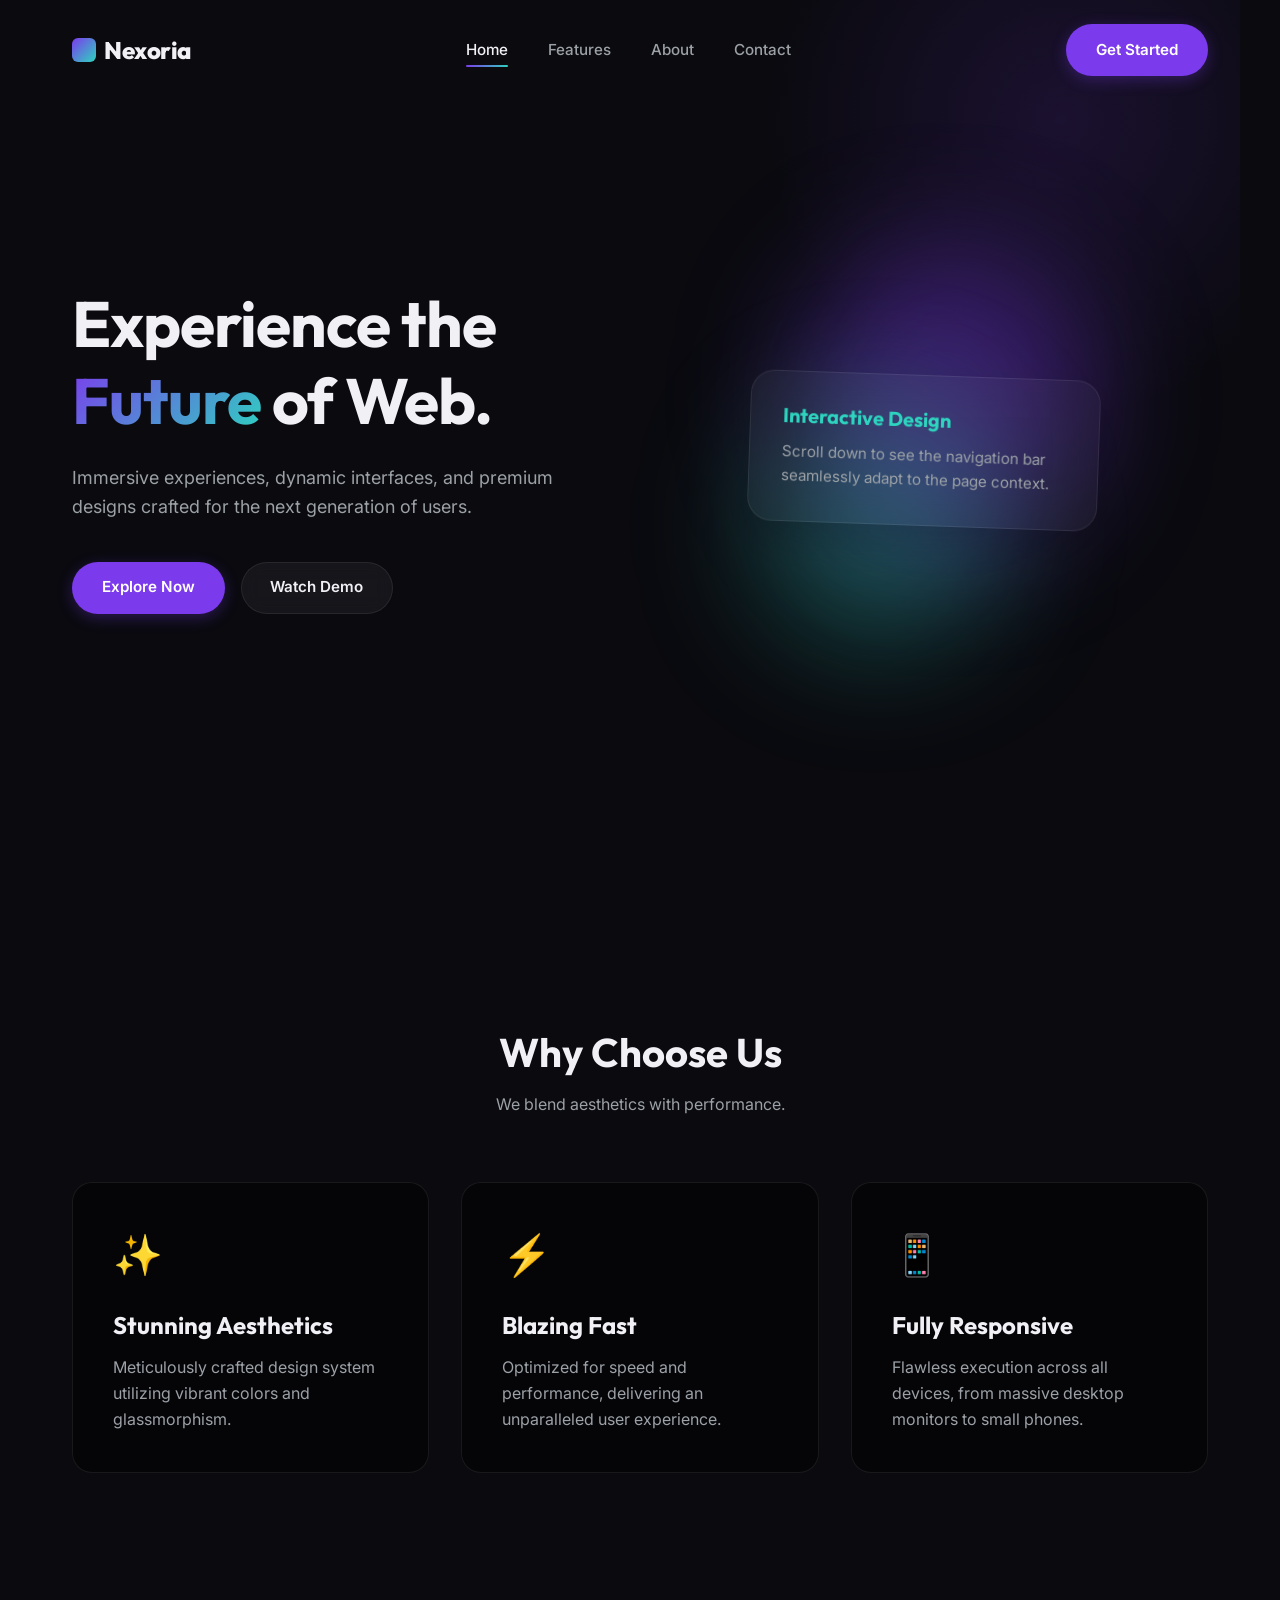
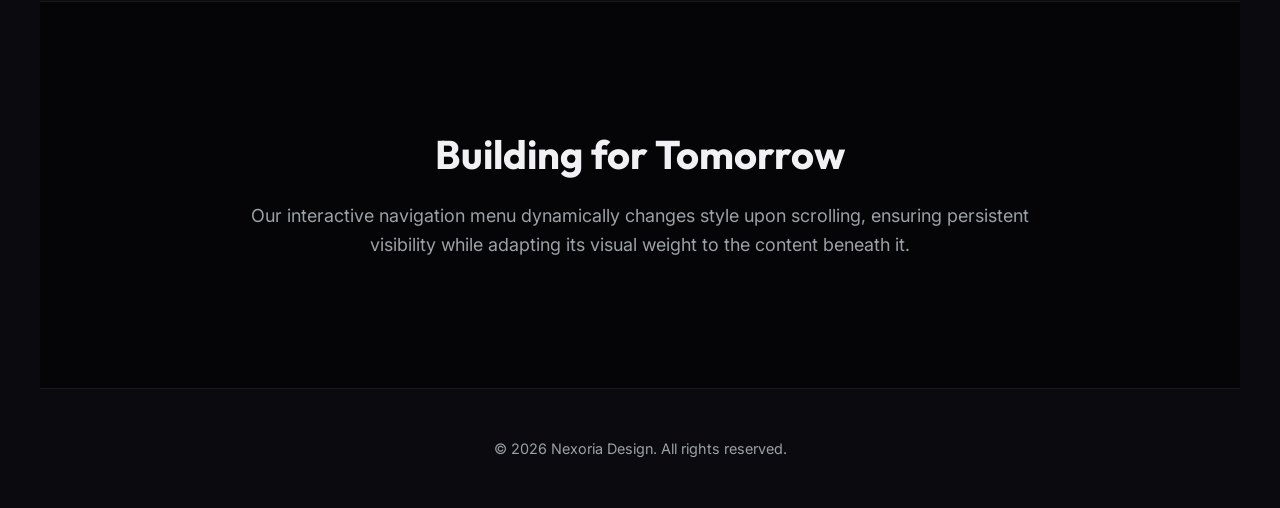
<file: navigation-menu/index.html>
<!DOCTYPE html>
<html lang="en">
<head>
    <meta charset="UTF-8">
    <meta name="viewport" content="width=device-width, initial-scale=1.0">
    <title>Nexoria | Next-Gen Solutions</title>
    <meta name="description" content="A premium responsive landing page featuring an interactive navigation menu.">
    <link href="https://fonts.googleapis.com/css2?family=Outfit:wght@300;400;600;800&family=Inter:wght@400;500;600&display=swap" rel="stylesheet">
    <link rel="stylesheet" href="style.css">
</head>
<body>

    <!-- Interactive Navigation Menu -->
    <nav id="navbar">
        <div class="nav-container">
            <a href="#" class="logo">
                <span class="logo-icon"></span>
                Nexoria
            </a>
            <ul class="nav-links">
                <li><a href="#home" class="nav-link active">Home</a></li>
                <li><a href="#features" class="nav-link">Features</a></li>
                <li><a href="#about" class="nav-link">About</a></li>
                <li><a href="#contact" class="nav-link">Contact</a></li>
            </ul>
            <a href="#cta" class="btn-primary nav-btn">Get Started</a>
            
            <!-- Mobile Menu Toggle -->
            <div class="mobile-toggle" id="mobile-toggle">
                <span></span>
                <span></span>
                <span></span>
            </div>
        </div>
    </nav>

    <!-- Hero Section -->
    <header id="home" class="hero">
        <div class="hero-content">
            <h1 class="hero-title">Experience the <span>Future</span> of Web.</h1>
            <p class="hero-subtitle">Immersive experiences, dynamic interfaces, and premium designs crafted for the next generation of users.</p>
            <div class="hero-actions">
                <a href="#explore" class="btn-primary">Explore Now</a>
                <a href="#demo" class="btn-secondary">Watch Demo</a>
            </div>
        </div>
        <div class="hero-visual">
            <div class="orb orb-1"></div>
            <div class="orb orb-2"></div>
            <div class="glass-card">
                <div class="card-content">
                    <h3>Interactive Design</h3>
                    <p>Scroll down to see the navigation bar seamlessly adapt to the page context.</p>
                </div>
            </div>
        </div>
    </header>

    <!-- Features Section to enable scrolling -->
    <section id="features" class="features">
        <div class="section-header">
            <h2>Why Choose Us</h2>
            <p>We blend aesthetics with performance.</p>
        </div>
        <div class="features-grid">
            <div class="feature-card">
                <div class="icon">✨</div>
                <h3>Stunning Aesthetics</h3>
                <p>Meticulously crafted design system utilizing vibrant colors and glassmorphism.</p>
            </div>
            <div class="feature-card">
                <div class="icon">⚡</div>
                <h3>Blazing Fast</h3>
                <p>Optimized for speed and performance, delivering an unparalleled user experience.</p>
            </div>
            <div class="feature-card">
                <div class="icon">📱</div>
                <h3>Fully Responsive</h3>
                <p>Flawless execution across all devices, from massive desktop monitors to small phones.</p>
            </div>
        </div>
    </section>

    <!-- Content section for more scrolling space -->
    <section id="about" class="about">
        <div class="about-content">
            <h2>Building for Tomorrow</h2>
            <p>Our interactive navigation menu dynamically changes style upon scrolling, ensuring persistent visibility while adapting its visual weight to the content beneath it.</p>
        </div>
    </section>
    
    <footer id="contact">
        <p>&copy; 2026 Nexoria Design. All rights reserved.</p>
    </footer>

    <script src="script.js"></script>
</body>
</html>
</file>
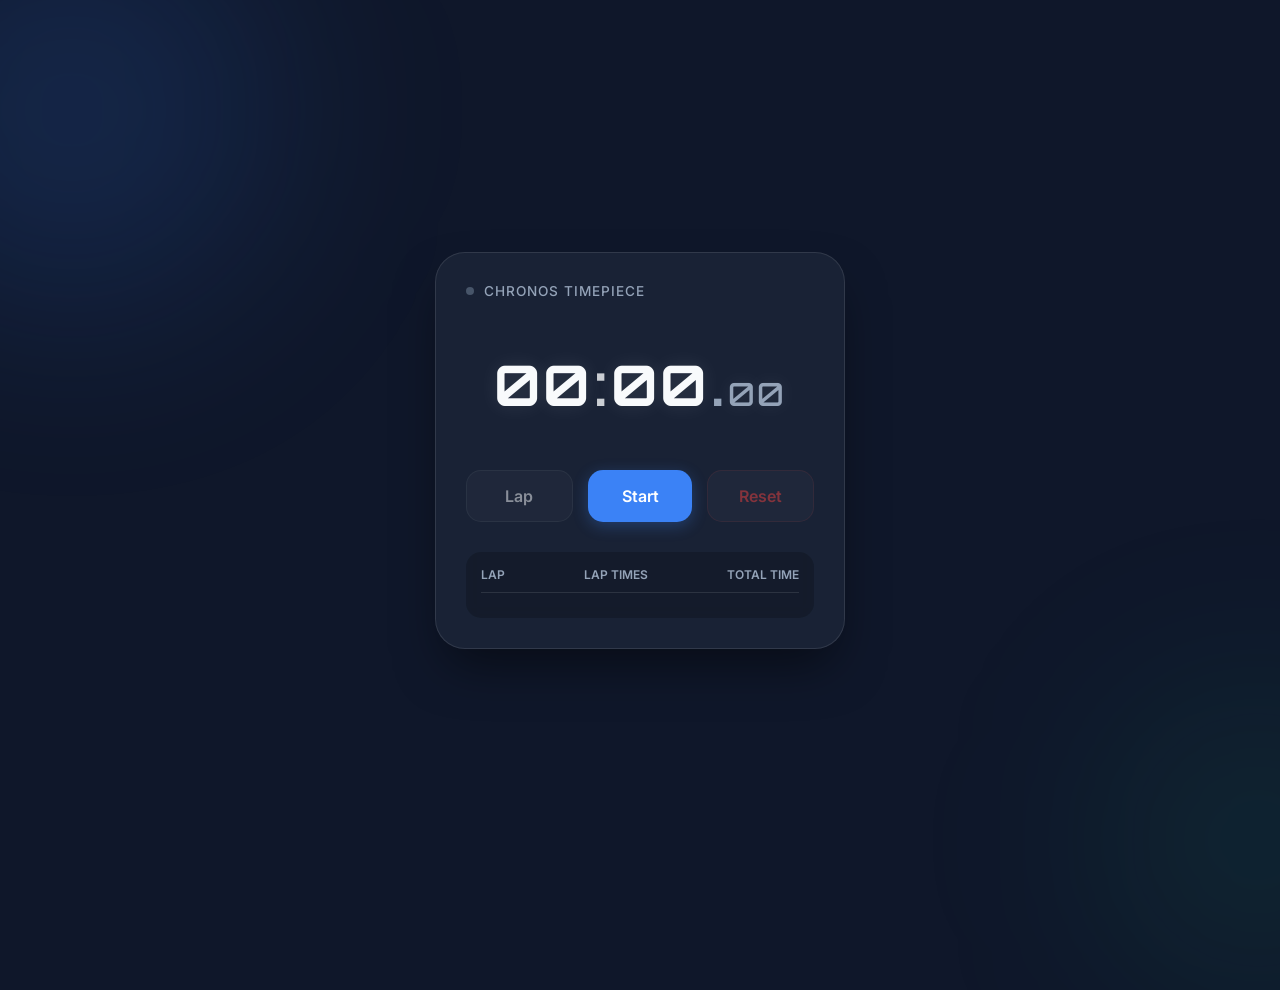
<file: stopwatch/index.html>
<!DOCTYPE html>
<html lang="en">
<head>
    <meta charset="UTF-8">
    <meta name="viewport" content="width=device-width, initial-scale=1.0">
    <title>Premium Stopwatch | Chronos</title>
    <link rel="stylesheet" href="style.css">
    <link href="https://fonts.googleapis.com/css2?family=Orbitron:wght@400;500;700;900&family=Inter:wght@400;500;600&display=swap" rel="stylesheet">
</head>
<body>
    <div class="app-container">
        <!-- Background Effects -->
        <div class="bg-shape shape-1"></div>
        <div class="bg-shape shape-2"></div>

        <div class="stopwatch-card">
            <div class="stopwatch-header">
                <div class="status-dot"></div>
                <span>Chronos Timepiece</span>
            </div>

            <div class="time-display" id="display">
                <span id="minutes">00</span><span class="colon">:</span><span id="seconds">00</span><span class="dot">.</span><span id="milliseconds">00</span>
            </div>

            <div class="controls">
                <button class="btn btn-secondary" id="lapBtn" disabled>Lap</button>
                <button class="btn btn-primary" id="startStopBtn">
                    <span class="btn-text">Start</span>
                </button>
                <button class="btn btn-danger" id="resetBtn" disabled>Reset</button>
            </div>

            <div class="laps-container">
                <div class="laps-header">
                    <span>Lap</span>
                    <span>Lap Times</span>
                    <span>Total Time</span>
                </div>
                <ul id="lapsList" class="laps-list">
                    <!-- Laps will be dynamically inserted here -->
                </ul>
            </div>
        </div>
    </div>

    <script src="script.js"></script>
</body>
</html>
</file>
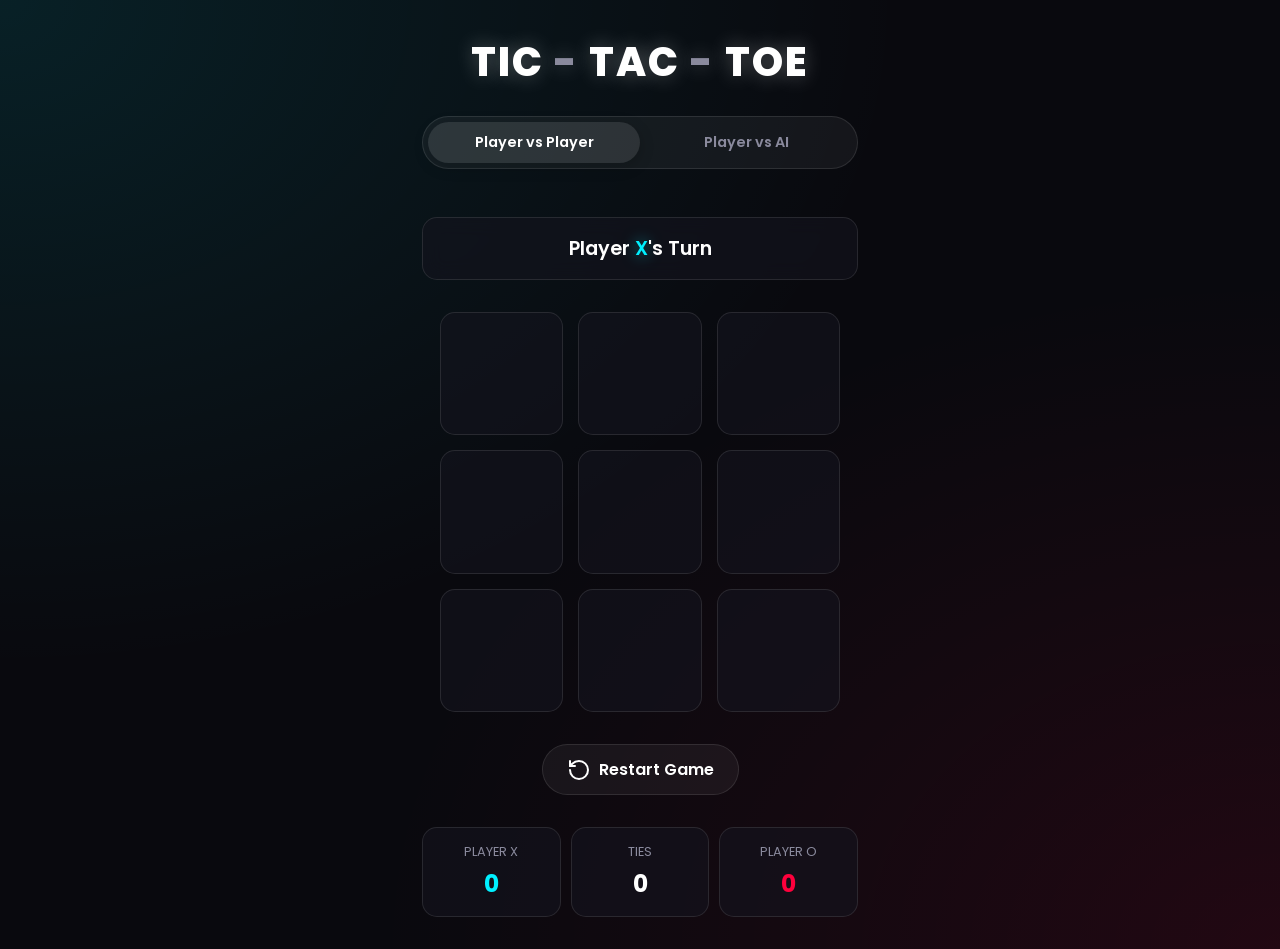
<file: tic-tac-toe/index.html>
<!DOCTYPE html>
<html lang="en">
<head>
    <meta charset="UTF-8">
    <meta name="viewport" content="width=device-width, initial-scale=1.0">
    <title>Neon Tic-Tac-Toe</title>
    <link rel="stylesheet" href="style.css">
    <link href="https://fonts.googleapis.com/css2?family=Poppins:wght@400;600;800&display=swap" rel="stylesheet">
</head>
<body>

    <div class="game-container">
        <header>
            <h1 class="glow-text">TIC <span class="accent">-</span> TAC <span class="accent">-</span> TOE</h1>
            
            <div class="mode-selector">
                <button class="mode-btn active" id="btn-pvp" data-mode="pvp">Player vs Player</button>
                <button class="mode-btn" id="btn-pva" data-mode="pva">Player vs AI</button>
            </div>
            
            <div class="difficulty-selector hidden" id="difficulty-container">
                <span class="diff-label">AI Level:</span>
                <button class="diff-btn active" data-level="easy">Easy</button>
                <button class="diff-btn" data-level="hard">Unbeatable</button>
            </div>
        </header>

        <div class="status-panel">
            <h2 id="status-text">Player <span class="player-x">X</span>'s Turn</h2>
        </div>

        <div class="board" id="board">
            <div class="cell" data-index="0"></div>
            <div class="cell" data-index="1"></div>
            <div class="cell" data-index="2"></div>
            <div class="cell" data-index="3"></div>
            <div class="cell" data-index="4"></div>
            <div class="cell" data-index="5"></div>
            <div class="cell" data-index="6"></div>
            <div class="cell" data-index="7"></div>
            <div class="cell" data-index="8"></div>
        </div>

        <div class="controls">
            <button class="reset-btn" id="reset-btn">
                <svg width="24" height="24" viewBox="0 0 24 24" fill="none" stroke="currentColor" stroke-width="2" stroke-linecap="round" stroke-linejoin="round"><path d="M3 12a9 9 0 1 0 9-9 9.75 9.75 0 0 0-6.74 2.74L3 8"/><path d="M3 3v5h5"/></svg>
                Restart Game
            </button>
        </div>

        <!-- Scoreboard -->
        <div class="scoreboard">
            <div class="score-card x-score">
                <span>Player X</span>
                <strong id="score-x">0</strong>
            </div>
            <div class="score-card ties">
                <span>Ties</span>
                <strong id="score-ties">0</strong>
            </div>
            <div class="score-card o-score">
                <span>Player O</span>
                <strong id="score-o">0</strong>
            </div>
        </div>
    </div>

    <!-- Win Modal -->
    <div class="modal-overlay" id="modal">
        <div class="modal-content glass">
            <h2 id="modal-msg" class="glow-text">Player X Wins!</h2>
            <button class="modal-btn" id="modal-close">Play Again</button>
        </div>
    </div>

    <script src="script.js"></script>
</body>
</html>
</file>
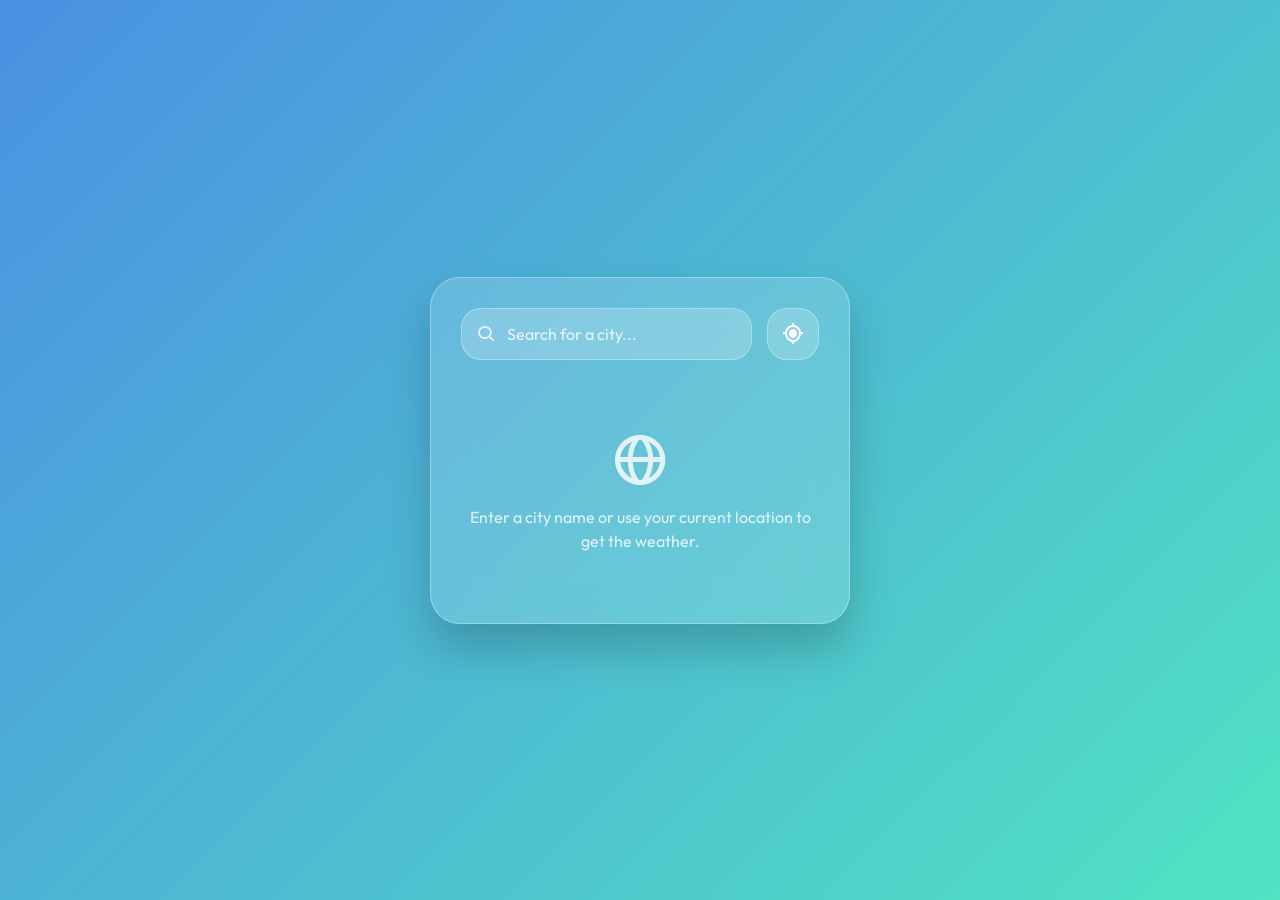
<file: Weather App/index.html>
<!DOCTYPE html>
<html lang="en">
<head>
    <meta charset="UTF-8">
    <meta name="viewport" content="width=device-width, initial-scale=1.0">
    <title>Weather App</title>
    <link href="https://unpkg.com/boxicons@2.1.4/css/boxicons.min.css" rel="stylesheet">
    <link rel="stylesheet" href="style.css">
    <link href="https://fonts.googleapis.com/css2?family=Outfit:wght@300;400;500;600;700&display=swap" rel="stylesheet">
</head>
<body>
    <div class="app-wrap">
        <div class="background-overlay" id="bg-overlay"></div>
        <main>
            <div class="weather-app">
                <header>
                    <div class="search-box">
                        <i class='bx bx-search search-icon'></i>
                        <input type="text" autocomplete="off" class="search-bar" placeholder="Search for a city..." id="search-input">
                    </div>
                    <button class="location-btn" id="location-btn" title="Get Current Location">
                        <i class='bx bx-current-location'></i>
                    </button>
                </header>

                <div class="weather-content hidden" id="weather-content">
                    <div class="location">
                        <div class="city" id="city-name">Loading...</div>
                        <div class="date" id="date">--</div>
                    </div>

                    <div class="current">
                        <div class="weather-icon-container">
                            <i class='bx bx-cloud' id="weather-icon"></i>
                        </div>
                        <div class="temp"><span id="temperature">--</span><span>°c</span></div>
                        <div class="weather" id="weather-desc">--</div>
                        <div class="hi-low"><span id="temp-min">--</span>°c / <span id="temp-max">--</span>°c</div>
                    </div>

                    <div class="details-grid">
                        <div class="detail-card">
                            <i class='bx bx-droplet'></i>
                            <div class="detail-info">
                                <span class="label">Humidity</span>
                                <span class="value" id="humidity">--%</span>
                            </div>
                        </div>
                        <div class="detail-card">
                            <i class='bx bx-wind'></i>
                            <div class="detail-info">
                                <span class="label">Wind</span>
                                <span class="value" id="wind-speed">-- km/h</span>
                            </div>
                        </div>
                        <div class="detail-card">
                            <i class='bx bxs-thermometer'></i>
                            <div class="detail-info">
                                <span class="label">Feels Like</span>
                                <span class="value" id="feels-like">--°c</span>
                            </div>
                        </div>
                        <div class="detail-card">
                            <i class='bx bx-tachometer'></i>
                            <div class="detail-info">
                                <span class="label">Pressure</span>
                                <span class="value" id="pressure">-- hPa</span>
                            </div>
                        </div>
                    </div>
                </div>
                
                <div class="loading-state hidden" id="loading-state">
                    <i class='bx bx-loader-alt bx-spin'></i>
                    <p>Fetching weather data...</p>
                </div>
                
                <div class="error-state hidden" id="error-state">
                    <i class='bx bx-error-circle'></i>
                    <p id="error-message">Location not found.</p>
                </div>

                <div class="initial-state" id="initial-state">
                    <i class='bx bx-globe'></i>
                    <p>Enter a city name or use your current location to get the weather.</p>
                </div>
            </div>
        </main>
    </div>
    <script src="script.js"></script>
</body>
</html>
</file>
<file: navigation-menu/style.css>
/* ====== CSS VARIABLES & THEME ====== */
:root {
    /* Colors */
    --bg-dark: #0a0a0f;
    --bg-darker: #050508;
    --text-main: #f0f0f5;
    --text-muted: #9ba1a6;
    
    --primary: #7c3aed;
    --primary-hover: #6d28d9;
    --secondary: #2dd4bf;
    --accent: #f43f5e;
    
    --gradient-1: linear-gradient(135deg, #7c3aed 0%, #2dd4bf 100%);
    --gradient-2: linear-gradient(135deg, #f43f5e 0%, #7c3aed 100%);
    
    /* Glassmorphism */
    --glass-bg: rgba(10, 10, 15, 0.6);
    --glass-border: rgba(255, 255, 255, 0.08);
    
    /* Typography */
    --font-heading: 'Outfit', sans-serif;
    --font-body: 'Inter', sans-serif;
    
    /* Transitions */
    --transition-fast: 0.2s ease;
    --transition-smooth: 0.4s cubic-bezier(0.16, 1, 0.3, 1);
}

/* ====== RESET & BASE ====== */
* {
    margin: 0;
    padding: 0;
    box-sizing: border-box;
}

html {
    scroll-behavior: smooth;
}

body {
    font-family: var(--font-body);
    background-color: var(--bg-dark);
    color: var(--text-main);
    line-height: 1.6;
    overflow-x: hidden;
}

h1, h2, h3, h4 {
    font-family: var(--font-heading);
    line-height: 1.2;
}

a {
    text-decoration: none;
    color: inherit;
}

ul {
    list-style: none;
}

/* ====== BUTTONS ====== */
.btn-primary, .btn-secondary {
    display: inline-block;
    padding: 0.8rem 1.8rem;
    border-radius: 50px;
    font-weight: 600;
    font-size: 0.95rem;
    transition: var(--transition-smooth);
    cursor: pointer;
}

.btn-primary {
    background: var(--primary);
    color: white;
    border: 1px solid transparent;
    box-shadow: 0 4px 15px rgba(124, 58, 237, 0.3);
}

.btn-primary:hover {
    background: var(--primary-hover);
    transform: translateY(-2px);
    box-shadow: 0 8px 25px rgba(124, 58, 237, 0.4);
}

.btn-secondary {
    background: rgba(255, 255, 255, 0.05);
    color: var(--text-main);
    border: 1px solid var(--glass-border);
    backdrop-filter: blur(10px);
}

.btn-secondary:hover {
    background: rgba(255, 255, 255, 0.1);
    transform: translateY(-2px);
}

/* ====== NAVIGATION MENU ====== */
#navbar {
    position: fixed;
    top: 0;
    left: 0;
    width: 100%;
    z-index: 1000;
    padding: 1.5rem 0;
    transition: var(--transition-smooth);
    /* Initial state: transparent */
    background-color: transparent;
    border-bottom: 1px solid transparent;
}

/* INTERACTIVE SCROLLED STATE */
#navbar.scrolled {
    padding: 1rem 0;
    background-color: var(--glass-bg);
    backdrop-filter: blur(16px);
    -webkit-backdrop-filter: blur(16px);
    border-bottom: 1px solid var(--glass-border);
    box-shadow: 0 4px 30px rgba(0, 0, 0, 0.1);
}

.nav-container {
    max-width: 1200px;
    margin: 0 auto;
    padding: 0 2rem;
    display: flex;
    justify-content: space-between;
    align-items: center;
}

/* Logo */
.logo {
    font-family: var(--font-heading);
    font-size: 1.5rem;
    font-weight: 800;
    display: flex;
    align-items: center;
    gap: 0.5rem;
    letter-spacing: -0.5px;
    z-index: 1001;
}

.logo-icon {
    width: 24px;
    height: 24px;
    background: var(--gradient-1);
    border-radius: 6px;
    display: inline-block;
}

/* Nav Links */
.nav-links {
    display: flex;
    gap: 2.5rem;
}

.nav-link {
    font-size: 0.95rem;
    font-weight: 500;
    color: var(--text-muted);
    position: relative;
    padding: 0.5rem 0;
    transition: var(--transition-fast);
}

/* INTERACTIVE HOVER STATE */
.nav-link:hover, .nav-link.active {
    color: var(--text-main);
}

.nav-link::after {
    content: '';
    position: absolute;
    bottom: 0;
    left: 0;
    width: 0;
    height: 2px;
    background: var(--gradient-1);
    transition: var(--transition-smooth);
    border-radius: 2px;
}

.nav-link:hover::after, .nav-link.active::after {
    width: 100%;
}

.mobile-toggle {
    display: none;
    flex-direction: column;
    gap: 5px;
    cursor: pointer;
    z-index: 1001;
}

.mobile-toggle span {
    width: 25px;
    height: 2px;
    background-color: var(--text-main);
    transition: var(--transition-fast);
}

/* ====== HERO SECTION ====== */
.hero {
    min-height: 100vh;
    display: flex;
    align-items: center;
    justify-content: center;
    padding: 0 2rem;
    position: relative;
    overflow: hidden;
    max-width: 1200px;
    margin: 0 auto;
}

.hero::before {
    content: '';
    position: absolute;
    top: -20%;
    right: -10%;
    width: 600px;
    height: 600px;
    background: radial-gradient(circle, rgba(124,58,237,0.15) 0%, rgba(10,10,15,0) 70%);
    border-radius: 50%;
    z-index: -1;
}

.hero-content {
    flex: 1;
    max-width: 600px;
    z-index: 1;
}

.hero-title {
    font-size: clamp(3rem, 5vw, 4.5rem);
    margin-bottom: 1.5rem;
    letter-spacing: -1px;
}

.hero-title span {
    background: var(--gradient-1);
    -webkit-background-clip: text;
    -webkit-text-fill-color: transparent;
    background-clip: text;
}

.hero-subtitle {
    font-size: 1.125rem;
    color: var(--text-muted);
    margin-bottom: 2.5rem;
    max-width: 500px;
}

.hero-actions {
    display: flex;
    gap: 1rem;
}

.hero-visual {
    flex: 1;
    position: relative;
    height: 500px;
    display: flex;
    align-items: center;
    justify-content: center;
}

/* Animated Orbs */
.orb {
    position: absolute;
    border-radius: 50%;
    filter: blur(60px);
    z-index: -1;
    animation: float 10s ease-in-out infinite alternate;
}

.orb-1 {
    width: 300px;
    height: 300px;
    background: rgba(124, 58, 237, 0.4);
    top: 10%;
    right: 20%;
}

.orb-2 {
    width: 250px;
    height: 250px;
    background: rgba(45, 212, 191, 0.3);
    bottom: 10%;
    left: 20%;
    animation-delay: -5s;
}

@keyframes float {
    0% { transform: translate(0, 0) scale(1); }
    100% { transform: translate(30px, -50px) scale(1.1); }
}

/* Glass Card */
.glass-card {
    background: rgba(255, 255, 255, 0.03);
    border: 1px solid var(--glass-border);
    border-radius: 24px;
    padding: 2rem;
    backdrop-filter: blur(20px);
    -webkit-backdrop-filter: blur(20px);
    max-width: 350px;
    box-shadow: 0 20px 40px rgba(0, 0, 0, 0.2);
    transform: rotate(2deg);
    transition: var(--transition-smooth);
}

.glass-card:hover {
    transform: rotate(0deg) translateY(-10px);
}

.card-content h3 {
    font-size: 1.25rem;
    margin-bottom: 0.75rem;
    color: var(--secondary);
}

.card-content p {
    color: var(--text-muted);
    font-size: 0.95rem;
}

/* ====== SECTIONS ====== */
.features, .about {
    padding: 8rem 2rem;
    max-width: 1200px;
    margin: 0 auto;
}

.section-header {
    text-align: center;
    margin-bottom: 4rem;
}

.section-header h2 {
    font-size: 2.5rem;
    margin-bottom: 1rem;
}

.section-header p {
    color: var(--text-muted);
}

.features-grid {
    display: grid;
    grid-template-columns: repeat(auto-fit, minmax(300px, 1fr));
    gap: 2rem;
}

.feature-card {
    background: var(--bg-darker);
    border: 1px solid var(--glass-border);
    padding: 2.5rem;
    border-radius: 20px;
    transition: var(--transition-smooth);
}

.feature-card:hover {
    transform: translateY(-5px);
    border-color: rgba(124, 58, 237, 0.3);
    background: rgba(255, 255, 255, 0.02);
}

.feature-card .icon {
    font-size: 2.5rem;
    margin-bottom: 1.5rem;
}

.feature-card h3 {
    font-size: 1.5rem;
    margin-bottom: 1rem;
}

.feature-card p {
    color: var(--text-muted);
}

.about {
    background: var(--bg-darker);
    border-top: 1px solid var(--glass-border);
    border-bottom: 1px solid var(--glass-border);
    text-align: center;
}

.about-content {
    max-width: 800px;
    margin: 0 auto;
}

.about-content h2 {
    font-size: 2.5rem;
    margin-bottom: 1.5rem;
}

.about-content p {
    color: var(--text-muted);
    font-size: 1.125rem;
}

footer {
    text-align: center;
    padding: 3rem 2rem;
    color: var(--text-muted);
    font-size: 0.9rem;
}

/* ====== RESPONSIVE ====== */
@media (max-width: 900px) {
    .hero {
        flex-direction: column;
        text-align: center;
        padding-top: 8rem;
    }
    
    .hero-actions {
        justify-content: center;
    }
    
    .hero-title {
        font-size: 3rem;
    }
    
    .hero-subtitle {
        margin: 0 auto 2.5rem;
    }
    
    .hero-visual {
        margin-top: 3rem;
    }
}

@media (max-width: 768px) {
    .mobile-toggle {
        display: flex;
    }
    
    .nav-links, .nav-btn {
        display: none; /* simple implementation for brevity, actual menu would need JS toggle */
    }
    
    .nav-links.active {
        display: flex;
        flex-direction: column;
        position: absolute;
        top: 100%;
        left: 0;
        width: 100%;
        background: var(--bg-darker);
        padding: 2rem;
        border-bottom: 1px solid var(--glass-border);
        text-align: center;
    }
}
</file>
<file: stopwatch/style.css>
:root {
    --bg-base: #0f172a;
    --card-bg: rgba(30, 41, 59, 0.7);
    --card-border: rgba(255, 255, 255, 0.1);
    
    --primary: #3b82f6;
    --primary-hover: #2563eb;
    --secondary: #475569;
    --secondary-hover: #334155;
    --danger: #ef4444;
    --danger-hover: #dc2626;
    --success: #10b981;
    
    --text-main: #f8fafc;
    --text-muted: #94a3b8;
    
    --font-mono: 'Orbitron', monospace;
    --font-sans: 'Inter', sans-serif;
}

* {
    margin: 0;
    padding: 0;
    box-sizing: border-box;
}

body {
    font-family: var(--font-sans);
    background-color: var(--bg-base);
    color: var(--text-main);
    min-height: 100vh;
    display: flex;
    justify-content: center;
    align-items: center;
    overflow: hidden;
    position: relative;
}

/* Background Effects */
.bg-shape {
    position: absolute;
    filter: blur(100px);
    z-index: -1;
    border-radius: 50%;
    animation: float 20s infinite ease-in-out alternate;
}

.shape-1 {
    width: 400px;
    height: 400px;
    background: rgba(59, 130, 246, 0.15);
    top: -10%;
    left: -10%;
}

.shape-2 {
    width: 300px;
    height: 300px;
    background: rgba(16, 185, 129, 0.1);
    bottom: -10%;
    right: -10%;
    animation-delay: -5s;
}

@keyframes float {
    0% { transform: translate(0, 0) scale(1); }
    100% { transform: translate(50px, 50px) scale(1.1); }
}

/* Main Container */
.app-container {
    width: 100%;
    max-width: 450px;
    padding: 20px;
    z-index: 10;
}

/* Glassmorphism Card */
.stopwatch-card {
    background: var(--card-bg);
    backdrop-filter: blur(20px);
    -webkit-backdrop-filter: blur(20px);
    border: 1px solid var(--card-border);
    border-radius: 30px;
    padding: 30px;
    box-shadow: 0 25px 50px -12px rgba(0, 0, 0, 0.5);
    display: flex;
    flex-direction: column;
    gap: 30px;
}

/* Header */
.stopwatch-header {
    display: flex;
    align-items: center;
    gap: 10px;
    font-size: 0.85rem;
    color: var(--text-muted);
    font-weight: 500;
    text-transform: uppercase;
    letter-spacing: 1px;
}

.status-dot {
    width: 8px;
    height: 8px;
    background-color: var(--secondary);
    border-radius: 50%;
    transition: 0.3s ease;
}

.status-dot.active {
    background-color: var(--success);
    box-shadow: 0 0 10px var(--success);
}

/* Time Display */
.time-display {
    text-align: center;
    font-family: var(--font-mono);
    font-size: 3.5rem;
    font-weight: 700;
    color: var(--text-main);
    letter-spacing: 2px;
    text-shadow: 0 0 20px rgba(255, 255, 255, 0.1);
    display: flex;
    justify-content: center;
    align-items: baseline;
    padding: 20px 0;
}

.time-display span {
    display: inline-block;
    min-width: 2ch;
    font-variant-numeric: tabular-nums;
}

.time-display .colon {
    min-width: auto;
    margin: 0 2px;
    opacity: 0.8;
}

.time-display .dot {
    min-width: auto;
    margin: 0 2px;
    color: var(--text-muted);
}

#milliseconds {
    font-size: 2rem;
    color: var(--text-muted);
    font-weight: 500;
}

/* Controls */
.controls {
    display: flex;
    justify-content: space-between;
    gap: 15px;
}

.btn {
    flex: 1;
    padding: 15px 0;
    border-radius: 15px;
    border: none;
    font-family: var(--font-sans);
    font-weight: 600;
    font-size: 1rem;
    cursor: pointer;
    transition: all 0.2s cubic-bezier(0.4, 0, 0.2, 1);
    display: flex;
    justify-content: center;
    align-items: center;
}

.btn:disabled {
    opacity: 0.5;
    cursor: not-allowed;
    transform: none !important;
}

.btn:active:not(:disabled) {
    transform: scale(0.95);
}

.btn-primary {
    background-color: var(--primary);
    color: white;
    box-shadow: 0 4px 15px rgba(59, 130, 246, 0.3);
}

.btn-primary:hover:not(:disabled) {
    background-color: var(--primary-hover);
    box-shadow: 0 6px 20px rgba(59, 130, 246, 0.4);
}

.btn-primary.running {
    background-color: rgba(255, 255, 255, 0.1);
    color: var(--danger);
    box-shadow: none;
    border: 1px solid rgba(239, 68, 68, 0.3);
}

.btn-primary.running:hover:not(:disabled) {
    background-color: rgba(239, 68, 68, 0.1);
}

.btn-secondary {
    background-color: rgba(255, 255, 255, 0.05);
    color: var(--text-main);
    border: 1px solid var(--card-border);
}

.btn-secondary:hover:not(:disabled) {
    background-color: rgba(255, 255, 255, 0.1);
}

.btn-danger {
    background-color: rgba(255, 255, 255, 0.05);
    color: var(--danger);
    border: 1px solid rgba(239, 68, 68, 0.2);
}

.btn-danger:hover:not(:disabled) {
    background-color: rgba(239, 68, 68, 0.1);
}

/* Laps Section */
.laps-container {
    flex-grow: 1;
    display: flex;
    flex-direction: column;
    background: rgba(0, 0, 0, 0.2);
    border-radius: 15px;
    padding: 15px;
    max-height: 250px;
}

.laps-header {
    display: flex;
    justify-content: space-between;
    font-size: 0.75rem;
    color: var(--text-muted);
    text-transform: uppercase;
    font-weight: 600;
    padding-bottom: 10px;
    border-bottom: 1px solid var(--card-border);
    margin-bottom: 10px;
}

.laps-list {
    list-style: none;
    overflow-y: auto;
    padding-right: 5px;
}

/* Scrollbar Styling */
.laps-list::-webkit-scrollbar {
    width: 4px;
}

.laps-list::-webkit-scrollbar-track {
    background: transparent;
}

.laps-list::-webkit-scrollbar-thumb {
    background: var(--secondary);
    border-radius: 10px;
}

.lap-item {
    display: flex;
    justify-content: space-between;
    padding: 12px 5px;
    font-family: var(--font-mono);
    font-size: 0.9rem;
    color: var(--text-main);
    border-bottom: 1px solid rgba(255, 255, 255, 0.05);
    animation: slideIn 0.3s ease-out;
}

.lap-item:last-child {
    border-bottom: none;
}

.lap-item .lap-number {
    color: var(--text-muted);
    font-family: var(--font-sans);
    min-width: 40px;
}

.lap-item .lap-diff {
    color: var(--primary);
}

/* Highlight fastest/slowest lap (applied via JS) */
.lap-item.fastest { color: var(--success); }
.lap-item.fastest .lap-diff { color: var(--success); }
.lap-item.slowest { color: var(--danger); }
.lap-item.slowest .lap-diff { color: var(--danger); }

@keyframes slideIn {
    from { opacity: 0; transform: translateY(-10px); }
    to { opacity: 1; transform: translateY(0); }
}

/* Responsive */
@media (max-width: 400px) {
    .time-display {
        font-size: 3rem;
    }
    #milliseconds {
        font-size: 1.5rem;
    }
}
</file>
<file: tic-tac-toe/style.css>
:root {
    --bg-dark: #09090e;
    --panel-bg: rgba(20, 20, 30, 0.6);
    
    --color-x: #00f0ff;
    --color-o: #ff003c;
    --text-main: #ffffff;
    --text-muted: #8a8a9d;
    
    --glow-x: 0 0 15px rgba(0, 240, 255, 0.6);
    --glow-o: 0 0 15px rgba(255, 0, 60, 0.6);
    
    --border-color: rgba(255, 255, 255, 0.1);
}

* {
    margin: 0;
    padding: 0;
    box-sizing: border-box;
    font-family: 'Poppins', sans-serif;
}

body {
    background-color: var(--bg-dark);
    color: var(--text-main);
    min-height: 100vh;
    display: flex;
    overflow-x: hidden;
    overflow-y: auto;
    /* Animated mesh gradient background */
    background-image: 
        radial-gradient(at 0% 0%, rgba(0, 240, 255, 0.1) 0px, transparent 50%),
        radial-gradient(at 100% 100%, rgba(255, 0, 60, 0.1) 0px, transparent 50%);
}

.game-container {
    width: 100%;
    max-width: 500px;
    margin: auto;
    padding: 2rem;
    display: flex;
    flex-direction: column;
    gap: 2rem;
    z-index: 10;
}

/* Header */
header {
    text-align: center;
}

h1 {
    font-size: 2.5rem;
    font-weight: 800;
    letter-spacing: 2px;
    margin-bottom: 1.5rem;
}

.glow-text {
    text-shadow: 0 0 20px rgba(255, 255, 255, 0.3);
}

.accent {
    color: var(--text-muted);
}

/* Mode Selection */
.mode-selector {
    display: flex;
    background: rgba(255, 255, 255, 0.05);
    border-radius: 50px;
    padding: 5px;
    margin-bottom: 1rem;
    border: 1px solid var(--border-color);
}

.mode-btn {
    flex: 1;
    padding: 10px;
    background: transparent;
    border: none;
    color: var(--text-muted);
    font-weight: 600;
    font-size: 0.9rem;
    border-radius: 40px;
    cursor: pointer;
    transition: 0.3s ease;
}

.mode-btn.active {
    background: rgba(255, 255, 255, 0.1);
    color: var(--text-main);
    box-shadow: 0 4px 15px rgba(0, 0, 0, 0.2);
}

/* Difficulty Selection */
.difficulty-selector {
    display: flex;
    align-items: center;
    justify-content: center;
    gap: 10px;
    transition: opacity 0.3s;
}

.difficulty-selector.hidden {
    display: none;
}

.diff-label {
    font-size: 0.8rem;
    color: var(--text-muted);
}

.diff-btn {
    background: transparent;
    border: 1px solid var(--border-color);
    color: var(--text-muted);
    padding: 4px 12px;
    border-radius: 20px;
    font-size: 0.8rem;
    cursor: pointer;
    transition: 0.3s;
}

.diff-btn.active {
    background: var(--text-main);
    color: var(--bg-dark);
    border-color: var(--text-main);
}

/* Status Panel */
.status-panel {
    text-align: center;
    background: var(--panel-bg);
    border-radius: 15px;
    padding: 1rem;
    border: 1px solid var(--border-color);
    backdrop-filter: blur(10px);
}

#status-text {
    font-size: 1.2rem;
    font-weight: 600;
}

.player-x { color: var(--color-x); text-shadow: var(--glow-x); }
.player-o { color: var(--color-o); text-shadow: var(--glow-o); }
.tie-text { color: var(--text-main); }

/* Game Board */
.board {
    display: grid;
    grid-template-columns: repeat(3, 1fr);
    gap: 15px;
    aspect-ratio: 1;
    width: 100%;
    max-width: 400px;
    margin: 0 auto;
}

.cell {
    background: var(--panel-bg);
    border: 1px solid var(--border-color);
    border-radius: 15px;
    display: flex;
    justify-content: center;
    align-items: center;
    font-size: 4rem;
    font-weight: 800;
    cursor: pointer;
    transition: all 0.3s ease;
    box-shadow: inset 0 0 0 rgba(255, 255, 255, 0);
}

.cell:hover {
    background: rgba(255, 255, 255, 0.05);
}

.cell.x {
    color: var(--color-x);
    text-shadow: var(--glow-x);
    cursor: not-allowed;
}

.cell.o {
    color: var(--color-o);
    text-shadow: var(--glow-o);
    cursor: not-allowed;
}

/* Winning line animation */
.cell.win {
    animation: pulse 1s infinite alternate;
}

@keyframes pulse {
    0% { transform: scale(1); }
    100% { transform: scale(1.05); box-shadow: inset 0 0 20px rgba(255, 255, 255, 0.1); }
}

/* Controls */
.controls {
    text-align: center;
}

.reset-btn {
    background: rgba(255, 255, 255, 0.05);
    border: 1px solid var(--border-color);
    color: var(--text-main);
    padding: 12px 24px;
    border-radius: 30px;
    font-size: 1rem;
    font-weight: 600;
    cursor: pointer;
    display: inline-flex;
    align-items: center;
    gap: 8px;
    transition: 0.3s ease;
}

.reset-btn:hover {
    background: rgba(255, 255, 255, 0.1);
    transform: translateY(-2px);
}

/* Scoreboard */
.scoreboard {
    display: flex;
    justify-content: space-between;
    gap: 10px;
}

.score-card {
    flex: 1;
    background: var(--panel-bg);
    border: 1px solid var(--border-color);
    padding: 15px 10px;
    border-radius: 15px;
    text-align: center;
    display: flex;
    flex-direction: column;
    gap: 5px;
}

.score-card span {
    font-size: 0.8rem;
    color: var(--text-muted);
    text-transform: uppercase;
}

.score-card strong {
    font-size: 1.5rem;
}

.x-score strong { color: var(--color-x); }
.o-score strong { color: var(--color-o); }

/* Modal */
.modal-overlay {
    position: fixed;
    top: 0;
    left: 0;
    width: 100%;
    height: 100%;
    background: rgba(0, 0, 0, 0.8);
    display: flex;
    justify-content: center;
    align-items: center;
    opacity: 0;
    pointer-events: none;
    transition: opacity 0.3s ease;
    z-index: 100;
    backdrop-filter: blur(5px);
}

.modal-overlay.active {
    opacity: 1;
    pointer-events: all;
}

.modal-content {
    background: rgba(20, 20, 30, 0.9);
    border: 1px solid var(--border-color);
    padding: 3rem;
    border-radius: 20px;
    text-align: center;
    transform: translateY(20px);
    transition: transform 0.3s ease;
    box-shadow: 0 20px 50px rgba(0, 0, 0, 0.5);
}

.modal-overlay.active .modal-content {
    transform: translateY(0);
}

.modal-content h2 {
    font-size: 2.5rem;
    margin-bottom: 2rem;
}

.modal-btn {
    background: var(--text-main);
    color: var(--bg-dark);
    border: none;
    padding: 12px 30px;
    border-radius: 30px;
    font-size: 1.1rem;
    font-weight: 600;
    cursor: pointer;
    transition: 0.3s;
}

.modal-btn:hover {
    transform: scale(1.05);
    box-shadow: 0 0 20px rgba(255, 255, 255, 0.3);
}

/* Responsive */
@media (max-width: 450px) {
    .cell {
        font-size: 3rem;
        border-radius: 10px;
    }
    
    h1 { font-size: 2rem; }
}
</file>
<file: Weather App/style.css>
* {
    margin: 0;
    padding: 0;
    box-sizing: border-box;
    font-family: 'Outfit', sans-serif;
}

:root {
    --glass-bg: rgba(255, 255, 255, 0.15);
    --glass-border: rgba(255, 255, 255, 0.3);
    --glass-shadow: rgba(0, 0, 0, 0.2);
    --text-primary: #ffffff;
    --text-secondary: rgba(255, 255, 255, 0.8);
    --bg-default: linear-gradient(135deg, #4A90E2, #50E3C2);
    --bg-sunny: linear-gradient(135deg, #FFB75E, #ED8F03);
    --bg-cloudy: linear-gradient(135deg, #bdc3c7, #2c3e50);
    --bg-rainy: linear-gradient(135deg, #4b6cb7, #182848);
    --bg-snowy: linear-gradient(135deg, #E0EAFC, #CFDEF3);
    --bg-stormy: linear-gradient(135deg, #141E30, #243B55);
    --bg-clear-night: linear-gradient(135deg, #0f2027, #203a43, #2c5364);
}

body {
    background-color: #121212;
    color: var(--text-primary);
    min-height: 100vh;
    display: flex;
    justify-content: center;
    align-items: center;
    overflow: hidden;
}

.app-wrap {
    width: 100vw;
    height: 100vh;
    display: flex;
    justify-content: center;
    align-items: center;
    position: relative;
}

.background-overlay {
    position: absolute;
    top: 0;
    left: 0;
    width: 100%;
    height: 100%;
    background: var(--bg-default);
    z-index: -1;
    transition: background 1s ease-in-out;
}

/* Specific background classes applied by JS */
.bg-sunny { background: var(--bg-sunny); }
.bg-cloudy { background: var(--bg-cloudy); }
.bg-rainy { background: var(--bg-rainy); }
.bg-snowy { background: var(--bg-snowy); }
.bg-stormy { background: var(--bg-stormy); }
.bg-clear-night { background: var(--bg-clear-night); }

.weather-app {
    width: 100%;
    max-width: 420px;
    background: var(--glass-bg);
    border: 1px solid var(--glass-border);
    border-radius: 30px;
    padding: 30px;
    backdrop-filter: blur(20px);
    -webkit-backdrop-filter: blur(20px);
    box-shadow: 0 25px 45px var(--glass-shadow);
    transition: transform 0.3s ease, box-shadow 0.3s ease;
}

.weather-app:hover {
    transform: translateY(-5px);
    box-shadow: 0 30px 55px rgba(0, 0, 0, 0.3);
}

header {
    display: flex;
    gap: 15px;
    margin-bottom: 30px;
}

.search-box {
    position: relative;
    flex-grow: 1;
}

.search-icon {
    position: absolute;
    left: 15px;
    top: 50%;
    transform: translateY(-50%);
    font-size: 20px;
    color: var(--text-secondary);
}

.search-bar {
    width: 100%;
    padding: 15px 15px 15px 45px;
    background: rgba(255, 255, 255, 0.2);
    border: 1px solid var(--glass-border);
    border-radius: 20px;
    color: var(--text-primary);
    font-size: 16px;
    font-weight: 400;
    outline: none;
    transition: all 0.3s ease;
}

.search-bar::placeholder {
    color: var(--text-secondary);
}

.search-bar:focus {
    background: rgba(255, 255, 255, 0.3);
    border-color: rgba(255, 255, 255, 0.5);
    box-shadow: 0 0 15px rgba(255, 255, 255, 0.1);
}

.location-btn {
    width: 52px;
    height: 52px;
    border-radius: 20px;
    background: rgba(255, 255, 255, 0.2);
    border: 1px solid var(--glass-border);
    color: var(--text-primary);
    font-size: 24px;
    cursor: pointer;
    display: flex;
    justify-content: center;
    align-items: center;
    transition: all 0.3s ease;
}

.location-btn:hover {
    background: rgba(255, 255, 255, 0.3);
    transform: scale(1.05);
}

.location-btn:active {
    transform: scale(0.95);
}

.hidden {
    display: none !important;
}

/* Weather Content Styles */
.weather-content {
    display: flex;
    flex-direction: column;
    align-items: center;
    animation: fadeIn 0.5s ease-in-out;
}

@keyframes fadeIn {
    from { opacity: 0; transform: translateY(10px); }
    to { opacity: 1; transform: translateY(0); }
}

.location {
    text-align: center;
    margin-bottom: 20px;
}

.location .city {
    font-size: 32px;
    font-weight: 600;
    text-shadow: 1px 1px 3px rgba(0,0,0,0.2);
    margin-bottom: 5px;
}

.location .date {
    font-size: 14px;
    font-weight: 300;
    color: var(--text-secondary);
}

.current {
    text-align: center;
    margin-bottom: 30px;
}

.weather-icon-container {
    font-size: 80px;
    margin-bottom: 10px;
    text-shadow: 2px 2px 5px rgba(0,0,0,0.2);
    animation: float 3s ease-in-out infinite;
}

@keyframes float {
    0% { transform: translateY(0px); }
    50% { transform: translateY(-10px); }
    100% { transform: translateY(0px); }
}

.current .temp {
    font-size: 64px;
    font-weight: 700;
    text-shadow: 2px 2px 5px rgba(0,0,0,0.2);
    line-height: 1;
    margin-bottom: 5px;
}

.current .temp span:nth-child(2) {
    font-size: 32px;
    vertical-align: super;
}

.current .weather {
    font-size: 22px;
    font-weight: 500;
    text-transform: capitalize;
    margin-bottom: 5px;
}

.current .hi-low {
    font-size: 16px;
    font-weight: 400;
    color: var(--text-secondary);
}

.details-grid {
    display: grid;
    grid-template-columns: 1fr 1fr;
    gap: 15px;
    width: 100%;
}

.detail-card {
    background: rgba(255, 255, 255, 0.1);
    border: 1px solid var(--glass-border);
    border-radius: 15px;
    padding: 15px;
    display: flex;
    align-items: center;
    gap: 12px;
    transition: background 0.3s ease;
}

.detail-card:hover {
    background: rgba(255, 255, 255, 0.2);
}

.detail-card i {
    font-size: 24px;
    color: var(--text-primary);
}

.detail-info {
    display: flex;
    flex-direction: column;
}

.detail-info .label {
    font-size: 12px;
    color: var(--text-secondary);
    text-transform: uppercase;
    letter-spacing: 0.5px;
}

.detail-info .value {
    font-size: 16px;
    font-weight: 600;
}

/* States */
.loading-state, .error-state, .initial-state {
    display: flex;
    flex-direction: column;
    align-items: center;
    justify-content: center;
    padding: 40px 0;
    text-align: center;
    animation: fadeIn 0.5s ease;
}

.loading-state i {
    font-size: 40px;
    margin-bottom: 15px;
}

.error-state i {
    font-size: 50px;
    color: #ff6b6b;
    margin-bottom: 15px;
}

.initial-state i {
    font-size: 60px;
    margin-bottom: 15px;
    opacity: 0.8;
}

.loading-state p, .error-state p, .initial-state p {
    font-size: 16px;
    color: var(--text-secondary);
    line-height: 1.5;
}

@media (max-width: 480px) {
    .weather-app {
        width: 90%;
        padding: 20px;
    }
    .current .temp {
        font-size: 56px;
    }
    .details-grid {
        gap: 10px;
    }
    .detail-card {
        padding: 12px;
    }
}
</file>
